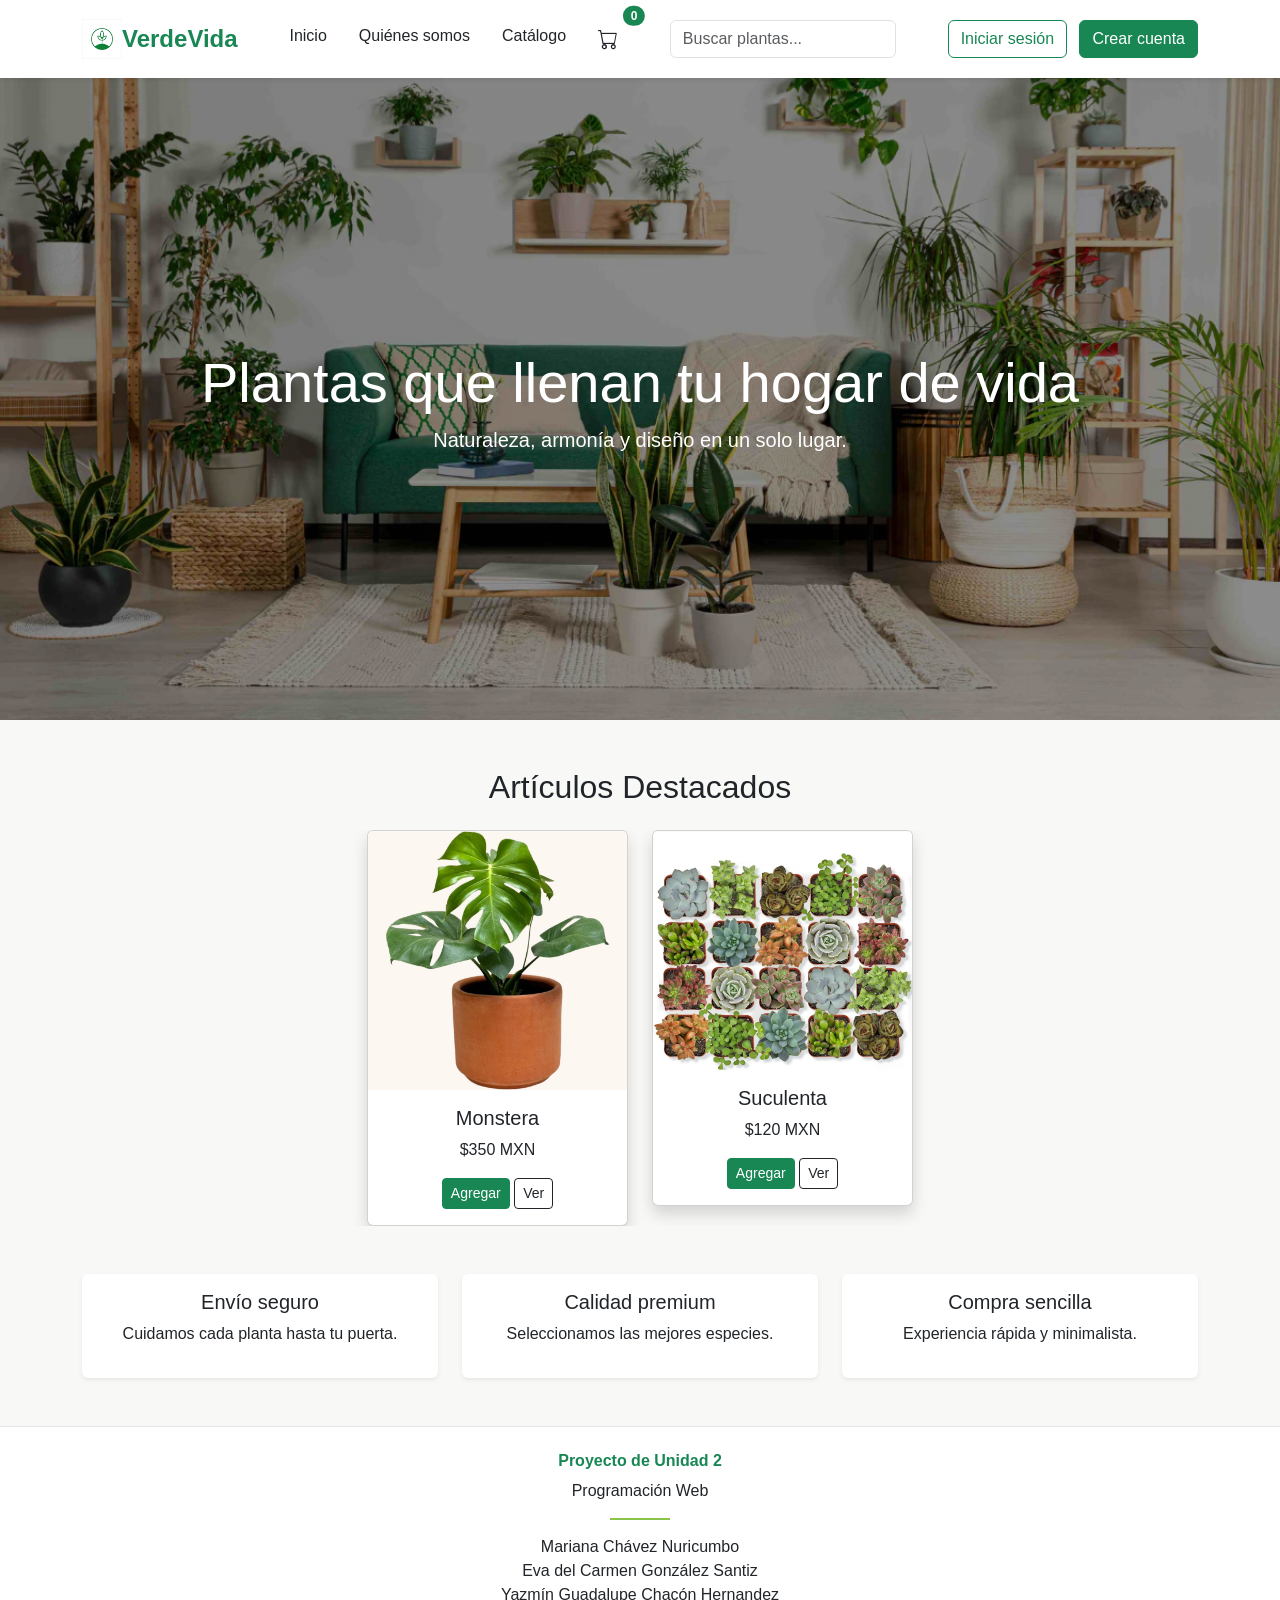
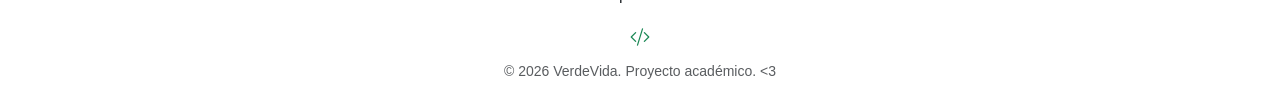
<file: index.html>
<!DOCTYPE html>
<html lang="es">
<head>
    <meta charset="UTF-8">
    <title>VerdeVida - Plantas que transforman espacios</title>
    <meta name="viewport" content="width=device-width, initial-scale=1.0">

    <!-- Bootstrap -->
    <link href="https://cdn.jsdelivr.net/npm/bootstrap@5.3.3/dist/css/bootstrap.min.css" rel="stylesheet">

    <!-- Bootstrap Icons -->
    <link rel="stylesheet" href="https://cdn.jsdelivr.net/npm/bootstrap-icons@1.11.3/font/bootstrap-icons.css">

    <!-- CSS -->
    <link rel="stylesheet" href="assets/styles.css">
</head>

<body>

<header class="p-3 bg-white shadow-sm fixed-top">
  <div class="container">
    <div class="d-flex flex-wrap align-items-center justify-content-center justify-content-lg-between">

      <!-- Logo -->
      <a href="index.html" class="d-flex align-items-center mb-2 mb-lg-0 text-decoration-none">
         <img src="imagenes/logo.png" alt="Logo VerdeVida" width="40" height="40"> <!--este es opcional, se puede quedar solo con el nombre de la tienda-->
         <span class="fs-4 fw-semibold text-success"> VerdeVida</span> 
       
      </a>

      <!-- Menu UL LI -->
      <nav>
        <ul class="nav col-12 col-lg-auto mb-2 justify-content-center mb-md-0">
          <li><a href="index.html" class="nav-link px-3 text-dark">Inicio</a></li>
          <li><a href="quienes.html" class="nav-link px-3 text-dark">Quiénes somos</a></li>
          <li><a href="catalogo.html" class="nav-link px-3 text-dark">Catálogo</a></li>
          <li class="nav-item">
  <a class="nav-link text-dark position-relative" href="carrito.html">
    <i id="iconoCarrito" class="bi bi-cart fs-5"></i>
    <span id="contadorCarrito"
          class="position-absolute top-0 start-100 translate-middle badge rounded-pill bg-success">
      0
    </span>
  </a>
</li>
        </ul>
      </nav>

      <!-- Buscador -->
      <form action="busqueda.html" method="get" class="col-12 col-lg-auto mb-3 mb-lg-0 me-lg-3" role="search">
        <input type="search"
               name="q" 
               class="form-control" 
               placeholder="Buscar plantas..." 
               aria-label="Search"
               required>
      </form>

      <!-- Botones -->
      <div class="text-end">
        <a href="registro.html" class="btn btn-outline-success me-2">Iniciar sesión</a>
        <a href="registro.html" class="btn btn-success">Crear cuenta</a>
      </div>

    </div>
</header>


<main>

<section id="hero" class="d-flex align-items-center text-center">
    <div class="container">
        <h1 class="display-4 fw-light">Plantas que llenan tu hogar de vida</h1>
        <p class="lead">Naturaleza, armonía y diseño en un solo lugar.</p>
        <p id="mensaje" class="fw-semibold text-success"></p>
    </div>
</section>

<section class="container my-5">
  <h2 class="text-center mb-4">Artículos Destacados</h2>

  <div id="carouselProductos" class="carousel slide" data-bs-ride="carousel" data-bs-interval="3500">
    <div class="carousel-inner">

      <!-- Slide 1 -->
      <div class="carousel-item active">
        <div class="row justify-content-center">

          <div class="col-md-3">
            <div class="card shadow">
              <img src="imagenes/monstera.webp" class="card-img-top">
              <div class="card-body text-center">
                <h5>Monstera</h5>
                <p>$350 MXN</p>
                <button class="btn btn-success btn-sm agregar-carrito">Agregar</button>
                <button class="btn btn-outline-dark btn-sm">Ver</button>
              </div>
            </div>
          </div>

          <div class="col-md-3">
            <div class="card shadow">
              <img src="imagenes/suculenta.webp" class="card-img-top">
              <div class="card-body text-center">
                <h5>Suculenta</h5>
                <p>$120 MXN</p>
                <button class="btn btn-success btn-sm agregar-carrito">Agregar</button>
                <button class="btn btn-outline-dark btn-sm">Ver</button>
              </div>
            </div>
          </div>

        </div>
      </div>

      <!-- Slide 2 -->
      <div class="carousel-item">
        <div class="row justify-content-center">

          <div class="col-md-3">
            <div class="card shadow">
              <img src="imagenes/maceta.jpg" class="card-img-top">
              <div class="card-body text-center">
                <h5>Maceta Decorativa</h5>
                <p>$220 MXN</p>
                <button class="btn btn-success btn-sm agregar-carrito">Agregar</button>
                <button class="btn btn-outline-dark btn-sm">Ver</button>
              </div>
            </div>
          </div>

          <div class="col-md-3">
            <div class="card shadow">
              <img src="imagenes/kit.jpg" class="card-img-top">
              <div class="card-body text-center">
                <h5>Kit Jardinería</h5>
                <p>$480 MXN</p>
                <button class="btn btn-success btn-sm agregar-carrito">Agregar</button>
                <button class="btn btn-outline-dark btn-sm">Ver</button>
              </div>
            </div>
          </div>

        </div>
      </div>

    </div>
  </div>
</section>

<section class="container my-5">
    <div class="row text-center">

        <div class="col-md-4">
            <div class="card border-0 shadow-sm p-3">
                <h5>Envío seguro</h5>
                <p>Cuidamos cada planta hasta tu puerta.</p>
            </div>
        </div>

        <div class="col-md-4">
            <div class="card border-0 shadow-sm p-3">
                <h5>Calidad premium</h5>
                <p>Seleccionamos las mejores especies.</p>
            </div>
        </div>

        <div class="col-md-4">
            <div class="card border-0 shadow-sm p-3">
                <h5>Compra sencilla</h5>
                <p>Experiencia rápida y minimalista.</p>
            </div>
        </div>

    </div>
</section>

</main>
    <!-- Terminos: si no acepta no puede continuar :)-->
<div class="modal fade" id="modalTerminos" data-bs-backdrop="static" data-bs-keyboard="false" tabindex="-1">
  <div class="modal-dialog modal-dialog-centered">
    <div class="modal-content">

      <div class="modal-header">
        <h5 class="modal-title">Términos y condiciones</h5>
      </div>

      <div class="modal-body">
        <p>
          Bienvenid@ a nuestra pagina, para continuar navegando en VerdeVida debes aceptar
          nuestros términos y condiciones.
        </p>

        <div class="form-check">
          <input class="form-check-input" type="checkbox" id="aceptarTerminos">
          <label class="form-check-label">
            Acepto los términos y condiciones
          </label>
        </div>
      </div>

      <div class="modal-footer">
        <button id="btnAceptar" class="btn btn-success" disabled>
          Aceptar
        </button>
      </div>

    </div>
  </div>
</div>

<script src="https://cdn.jsdelivr.net/npm/bootstrap@5.3.3/dist/js/bootstrap.bundle.min.js"></script>
<script src="assets/script.js"></script>
</body>
    <footer class="footer-index mt-5">
  <div class="container text-center py-4">

    <h6 class="fw-semibold text-success">Proyecto de Unidad 2</h6>
    <p class="mb-1">Programación Web</p>

    <hr class="footer-line">

    <p class="mb-1 fw-light">
      Mariana Chávez Nuricumbo <br>
      Eva del Carmen González Santiz <br>
      Yazmín Guadalupe Chacón Hernandez
    </p>

    <div class="mt-3">
      <i class="bi bi-code-slash fs-5 text-success"></i>
    </div>

    <p class="small mt-2 mb-0 text-muted">
      © 2026 VerdeVida. Proyecto académico. <3
    </p>

  </div>
</footer>
</html>
</file>
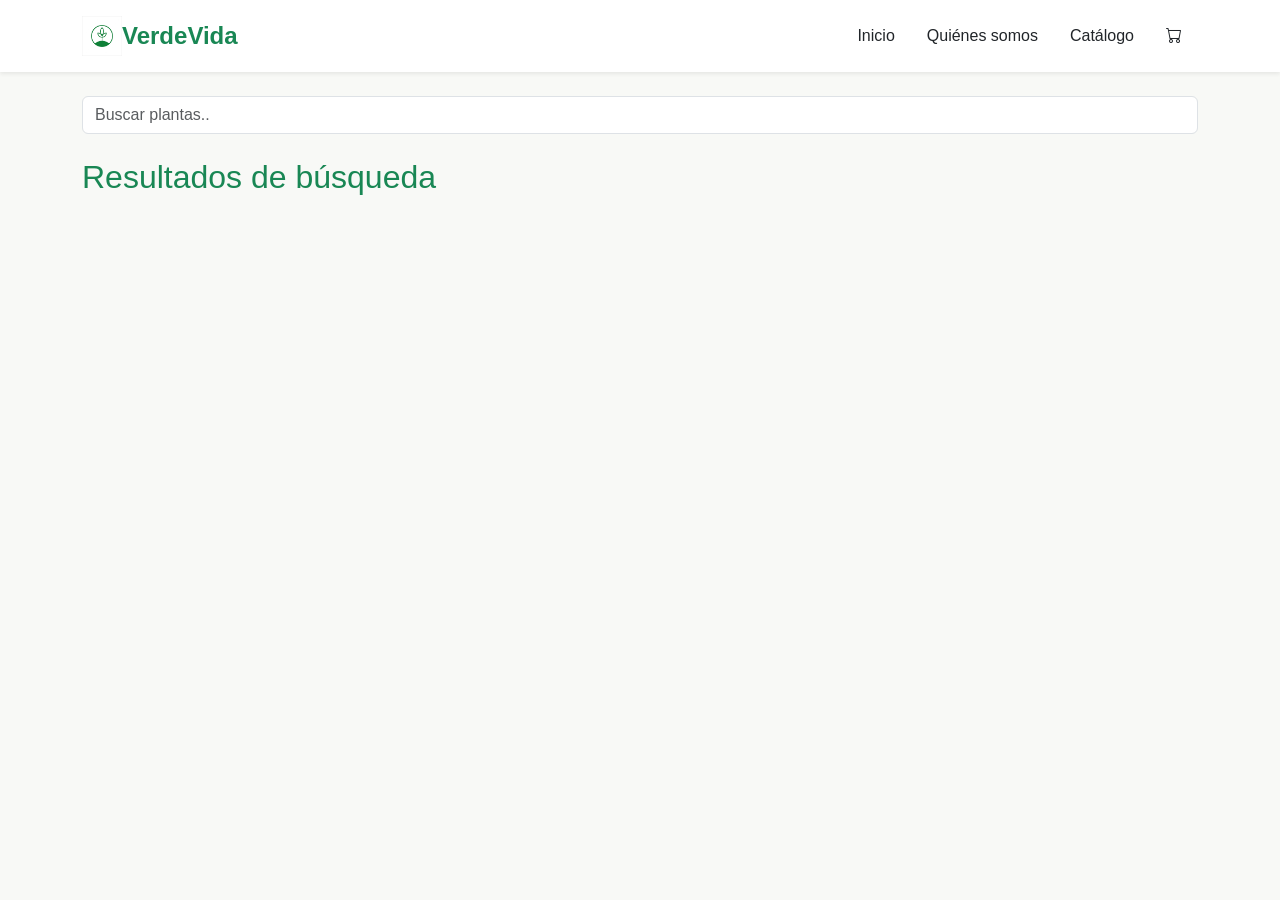
<file: busqueda.html>
<!DOCTYPE html>
<html lang="en">
<head>
    <meta charset="UTF-8">
    <meta name="viewport" content="width=device-width, initial-scale=1.0">
    <!-- Bootstrap -->
    <link href="https://cdn.jsdelivr.net/npm/bootstrap@5.3.3/dist/css/bootstrap.min.css" rel="stylesheet">

    <!-- Bootstrap Icons -->
    <link rel="stylesheet" href="https://cdn.jsdelivr.net/npm/bootstrap-icons@1.11.3/font/bootstrap-icons.css">

    <!-- CSS -->
    <link rel="stylesheet" href="assets/styles.css">

    <title>Busqueda</title>
</head>
<body>
<!-- HEADER -->
 <header class="p-3 bg-white shadow-sm fixed-top">
  <div class="container">
    <div class="d-flex flex-wrap align-items-center justify-content-center justify-content-lg-between">

      <!-- Logo -->
      <a href="index.html" class="d-flex align-items-center mb-2 mb-lg-0 text-decoration-none">
         <img src="imagenes/logo.png" alt="Logo VerdeVida" width="40" height="40"> <!--este es opcional, se puede quedar solo con el nombre de la tienda-->
         <span class="fs-4 fw-semibold text-success"> VerdeVida</span> 
       
      </a>
      <!-- Menu UL LI -->
      <nav>
        <ul class="nav col-12 col-lg-auto mb-2 justify-content-center mb-md-0">
          <li><a href="index.html" class="nav-link px-3 text-dark">Inicio</a></li>
          <li><a href="quienes.html" class="nav-link px-3 text-dark">Quiénes somos</a></li>
          <li><a href="catalogo.html" class="nav-link px-3 text-dark">Catálogo</a></li>
          <li class="nav-item"> <a class="nav-link text-dark" href="carrito.html"> <i class="bi bi-cart "></i> </a></li>
        </ul>
      </nav>
    </div>
  </div>
</header>

<main>
    <!-- INPUT DE BUSQUEDA -->
     <div class="container mt-5 pt-5">
        <form action="busqueda.html" method="get" class="mb-4"> 
            <input type="search"
            id="inputBusqueda"
            name="q"
            class="form-control"
            placeholder="Buscar plantas.."
            required>
        </form>

        <h2 id="tituloBusqueda" class="mb-4 text-success">
            Resultados de búsqueda
        </h2>
        <div id="resultados" class="row g-4">

        </div>
    </div>
</main>
<script src="assets/script.js"></script>
</body>
</html>
</file>
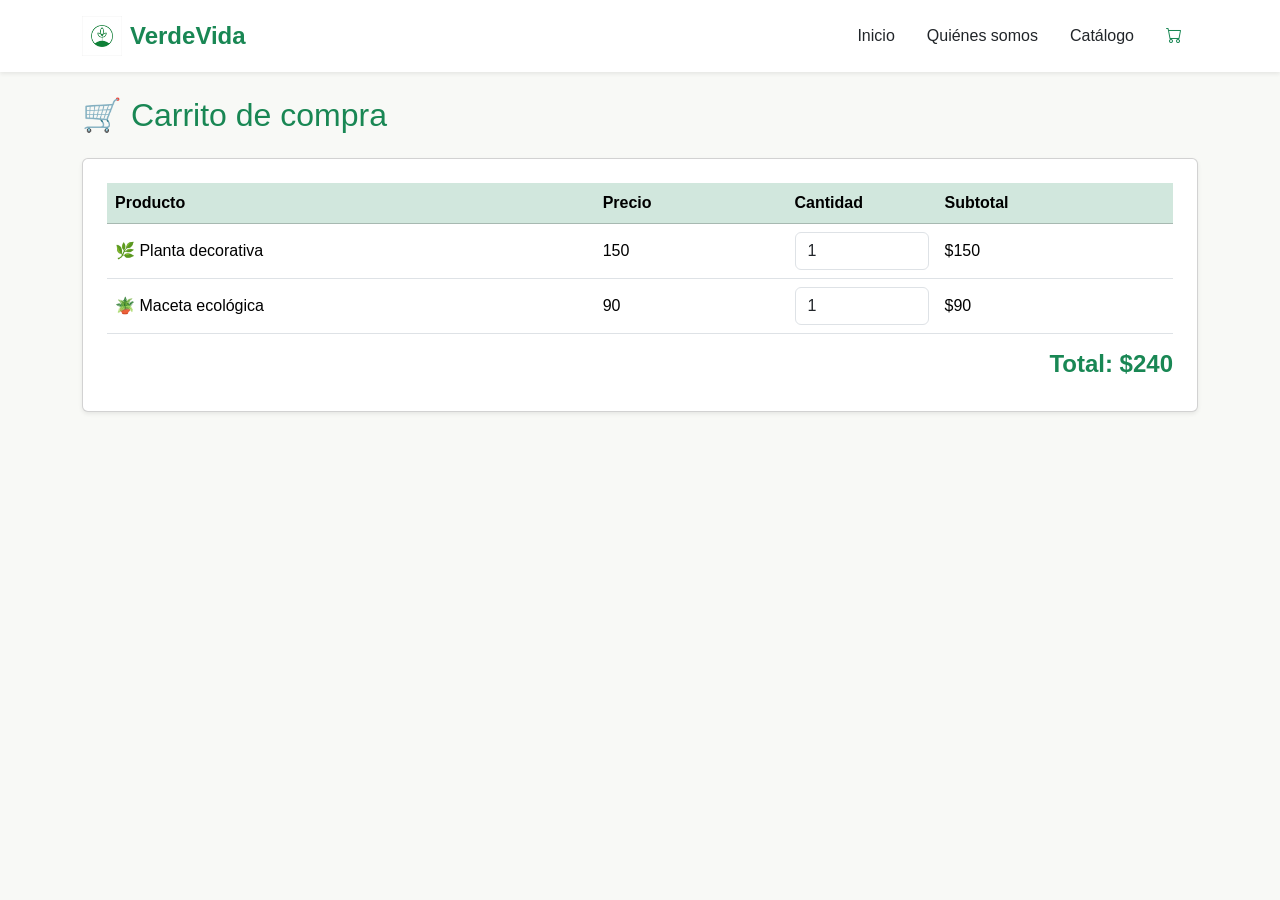
<file: Carrito.html>
<!DOCTYPE html>
<html lang="es">
<head>
    <meta charset="UTF-8">
    <meta name="viewport" content="width=device-width, initial-scale=1.0">

    <!-- Bootstrap -->
    <link href="https://cdn.jsdelivr.net/npm/bootstrap@5.3.3/dist/css/bootstrap.min.css" rel="stylesheet">

    <!-- Bootstrap Icons -->
    <link rel="stylesheet" href="https://cdn.jsdelivr.net/npm/bootstrap-icons@1.11.3/font/bootstrap-icons.css">

    <!-- CSS -->
    <link rel="stylesheet" href="assets/styles.css">

    <title>Carrito de compra</title>
</head>

<body>

<!-- HEADER -->
<header class="p-3 bg-white shadow-sm fixed-top">
  <div class="container">
    <div class="d-flex flex-wrap align-items-center justify-content-between">

      <!-- Logo -->
      <a href="index.html" class="d-flex align-items-center text-decoration-none">
        <img src="imagenes/logo.png" alt="Logo VerdeVida" width="40" height="40">
        <span class="fs-4 fw-semibold text-success ms-2">VerdeVida</span>
      </a>

      <!-- MENÚ -->
      <nav>
        <ul class="nav">
          <li><a href="index.html" class="nav-link text-dark">Inicio</a></li>
          <li><a href="quienes.html" class="nav-link text-dark">Quiénes somos</a></li>
          <li><a href="catalogo.html" class="nav-link text-dark">Catálogo</a></li>
          <li>
            <a class="nav-link text-success fw-bold" href="carrito.html">
              <i class="bi bi-cart"></i>
            </a>
          </li>
        </ul>
      </nav>

    </div>
  </div>
</header>


<!-- CONTENIDO -->
<main class="container mt-5 pt-5">

    <h2 class="text-success mb-4">🛒 Carrito de compra</h2>

    <div class="card shadow-sm p-4">

        <table id="tabla-carrito" class="table align-middle">
            <thead class="table-success">
                <tr>
                    <th>Producto</th>
                    <th>Precio</th>
                    <th style="width:150px;">Cantidad</th>
                    <th>Subtotal</th>
                </tr>
            </thead>

            <tbody>
                <tr>
                    <td>🌿 Planta decorativa</td>
                    <td class="precio">150</td>
                    <td>
                        <input type="number"
                               class="cantidad form-control"
                               value="1"
                               min="1">
                    </td>
                    <td>$<span class="subtotal">150</span></td>
                </tr>

                <tr>
                    <td>🪴 Maceta ecológica</td>
                    <td class="precio">90</td>
                    <td>
                        <input type="number"
                               class="cantidad form-control"
                               value="1"
                               min="1">
                    </td>
                    <td>$<span class="subtotal">90</span></td>
                </tr>
            </tbody>
        </table>

        <!-- TOTAL -->
        <div class="text-end">
            <h4 class="fw-bold text-success">
                Total: $<span id="total">240</span>
            </h4>
        </div>

    </div>

</main>


<!-- SCRIPT -->
<script src="assets/script.js"></script>

</body>
</html>
</file>
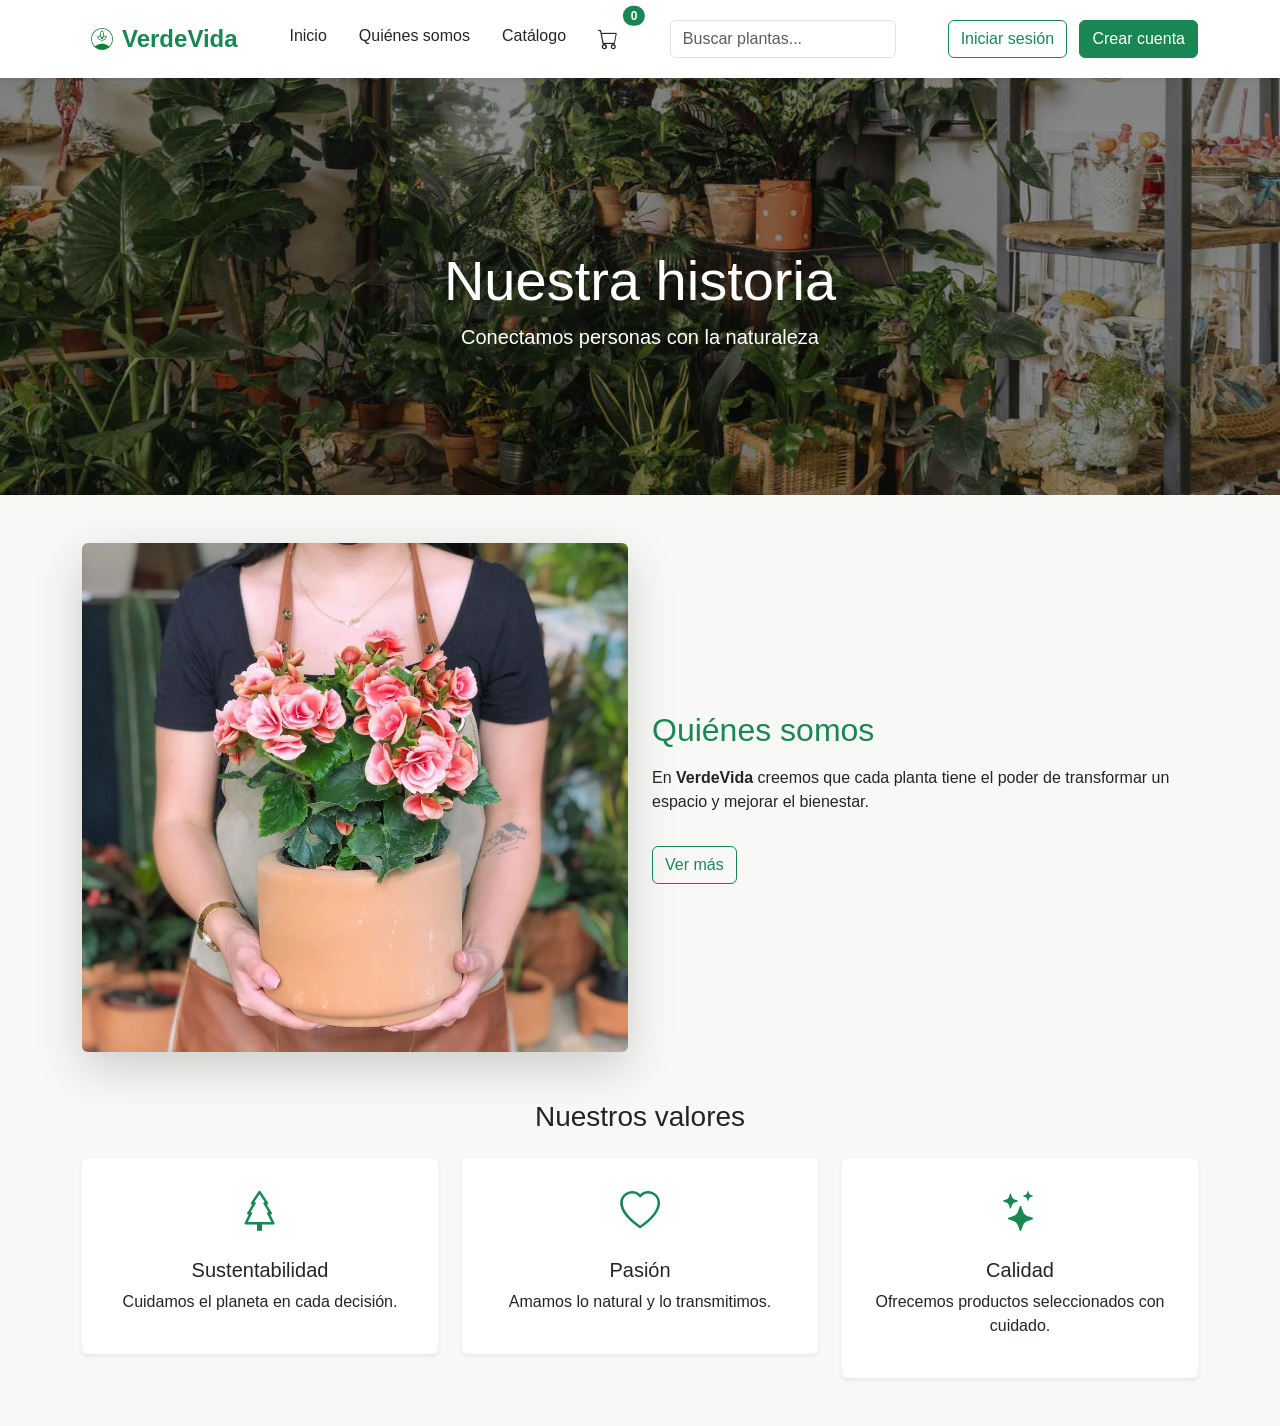
<file: quienes.html>
<!DOCTYPE html>
<html lang="es">
<head>
    <meta charset="UTF-8">
    <title>VerdeVida - quienes sonos</title>
    <meta name="viewport" content="width=device-width, initial-scale=1.0">

    <!-- Bootstrap -->
    <link href="https://cdn.jsdelivr.net/npm/bootstrap@5.3.3/dist/css/bootstrap.min.css" rel="stylesheet">

    <!-- Bootstrap Icons -->
    <link rel="stylesheet" href="https://cdn.jsdelivr.net/npm/bootstrap-icons@1.11.3/font/bootstrap-icons.css">

    <!-- CSS -->
    <link rel="stylesheet" href="assets/styles.css">
   
</head>

<body>
<header class="p-3 bg-white shadow-sm fixed-top">
  <div class="container">
    <div class="d-flex flex-wrap align-items-center justify-content-center justify-content-lg-between">

      <!-- Logo -->
      <a href="index.html" class="d-flex align-items-center mb-2 mb-lg-0 text-decoration-none">
         <img src="imagenes/logo.png" alt="Logo VerdeVida" width="40" height="40"> <!--este es opcional, se puede quedar solo con el nombre de la tienda-->
         <span class="fs-4 fw-semibold text-success"> VerdeVida</span> 
       
      </a>

      <!-- Menu UL LI -->
      <nav>
        <ul class="nav col-12 col-lg-auto mb-2 justify-content-center mb-md-0">
          <li><a href="index.html" class="nav-link px-3 text-dark">Inicio</a></li>
          <li><a href="quienes.html" class="nav-link px-3 text-dark">Quiénes somos</a></li>
          <li><a href="catalogo.html" class="nav-link px-3 text-dark">Catálogo</a></li>
           <li class="nav-item">
  <a class="nav-link text-dark position-relative" href="carrito.html">
    <i id="iconoCarrito" class="bi bi-cart fs-5"></i>
    <span id="contadorCarrito"
          class="position-absolute top-0 start-100 translate-middle badge rounded-pill bg-success">
      0
    </span>
  </a>
</li>
        </ul>
      </nav>

      <!-- Buscador -->
      <form class="col-12 col-lg-auto mb-3 mb-lg-0 me-lg-3" role="search">
        <input type="search" 
               class="form-control" 
               placeholder="Buscar plantas..." 
               aria-label="Search">
      </form>

      <!-- Botones -->
      <div class="text-end">
        <a href="registro.html" class="btn btn-outline-success me-2">Iniciar sesión</a>
        <a href="registro.html" class="btn btn-success">Crear cuenta</a>
      </div>
    </div>

    </div>
</header>

<main>

<!-- Hero sección (primer apartado)-->
<section class="hero-secundario d-flex align-items-center text-center">
  <div class="container">
    <h1 class="display-4 fw-light">Nuestra historia</h1>
    <p class="lead">Conectamos personas con la naturaleza</p>
  </div>
</section>


<!-- Sección principal -->
<section class="container my-5">
  <div class="row align-items-center">

    <!-- Imagen -->
    <div class="col-lg-6 mb-4 mb-lg-0">
      <img src="imagenes/nosotros.webp" 
           class="img-fluid rounded shadow-lg"
           alt="Equipo VerdeVida">
    </div>

    <!-- Texto -->
    <div class="col-lg-6">
      <h2 class="text-success mb-3">Quiénes somos</h2>

      <p>
        En <strong>VerdeVida</strong> creemos que cada planta tiene el poder
        de transformar un espacio y mejorar el bienestar.
      </p>

      <div id="extra-info" class="oculto">
        <p>
          Nuestro proyecto nació con la idea de crear una tienda moderna,
          minimalista y sostenible. Seleccionamos cuidadosamente cada especie
          para garantizar calidad y frescura.
        </p>

        <p>
          Trabajamos con productores locales y promovemos prácticas
          responsables con el medio ambiente.
        </p>
      </div>

      <button id="btn-ver-mas" class="btn btn-outline-success mt-3">
        Ver más
      </button>
    </div>

  </div>
</section>


<!-- Valores -->
<section class="container my-5 text-center">
  <h3 class="mb-4">Nuestros valores</h3>

  <div class="row">

    <div class="col-md-4">
      <div class="card border-0 shadow-sm p-4 valor-card">
        <i class="bi bi-tree fs-1 text-success mb-3"></i>
        <h5>Sustentabilidad</h5>
        <p>Cuidamos el planeta en cada decisión.</p>
      </div>
    </div>

    <div class="col-md-4">
      <div class="card border-0 shadow-sm p-4 valor-card">
        <i class="bi bi-heart fs-1 text-success mb-3"></i>
        <h5>Pasión</h5>
        <p>Amamos lo natural y lo transmitimos.</p>
      </div>
    </div>

    <div class="col-md-4">
      <div class="card border-0 shadow-sm p-4 valor-card">
        <i class="bi bi-stars fs-1 text-success mb-3"></i>
        <h5>Calidad</h5>
        <p>Ofrecemos productos seleccionados con cuidado.</p>
      </div>
    </div>

  </div>
</section>

</main>

<script src="https://cdn.jsdelivr.net/npm/bootstrap@5.3.3/dist/js/bootstrap.bundle.min.js"></script>
<script src="assets/script.js"></script>
</body>
</file>
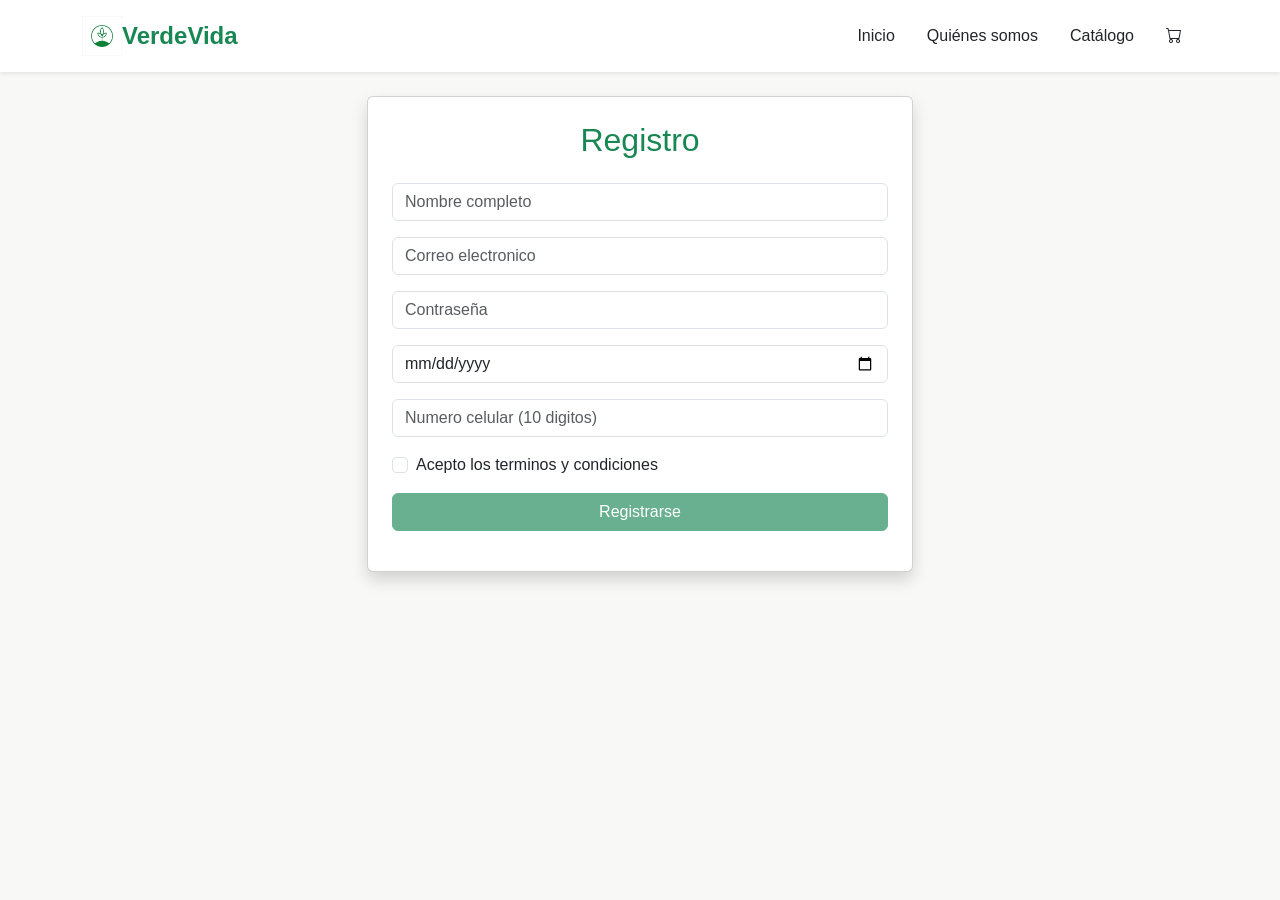
<file: registro.html>
<!DOCTYPE html>
<html lang="es">
<head>
    <meta charset="UTF-8">
    <meta name="viewport" content="width=device-width, initial-scale=1.0">

    <!-- Bootstrap -->
    <link href="https://cdn.jsdelivr.net/npm/bootstrap@5.3.3/dist/css/bootstrap.min.css" rel="stylesheet">

    <!-- Bootstrap Icons -->
    <link rel="stylesheet" href="https://cdn.jsdelivr.net/npm/bootstrap-icons@1.11.3/font/bootstrap-icons.css">

    <!-- CSS -->
    <link rel="stylesheet" href="assets/styles.css">

    <title>Registro</title>
</head>
<body>
<!-- HEADER -->
<header class="p-3 bg-white shadow-sm fixed-top">
  <div class="container">
    <div class="d-flex flex-wrap align-items-center justify-content-center justify-content-lg-between">

      <!-- Logo -->
      <a href="index.html" class="d-flex align-items-center mb-2 mb-lg-0 text-decoration-none">
         <img src="imagenes/logo.png" alt="Logo VerdeVida" width="40" height="40"> <!--este es opcional, se puede quedar solo con el nombre de la tienda-->
         <span class="fs-4 fw-semibold text-success"> VerdeVida</span> 
       
      </a>
      <!-- Menu UL LI -->
      <nav>
        <ul class="nav col-12 col-lg-auto mb-2 justify-content-center mb-md-0">
          <li><a href="index.html" class="nav-link px-3 text-dark">Inicio</a></li>
          <li><a href="quienes.html" class="nav-link px-3 text-dark">Quiénes somos</a></li>
          <li><a href="catalogo.html" class="nav-link px-3 text-dark">Catálogo</a></li>
          <li class="nav-item"> <a class="nav-link text-dark" href="carrito.html"> <i class="bi bi-cart "></i> </a></li>
        </ul>
      </nav>
    </div>
  </div>
</header>

<main>
  <section class="container my-5 pt-5">
    <div class="row justify-content-center">
      <div class="col-md-6">
        <div class="card shadow p-4">
          <h2 class="text-center text-success mb-4">Registro</h2>

          <form id="registroForm">
            <div class="mb-3">
              <input type="text" class="form-control" id="nombre" placeholder="Nombre completo" required minlength="3" maxlength="50">
            </div>
            <div class="mb-3">
              <input type="email" class="form-control" id="email" placeholder="Correo electronico" required>
            </div>
            <div class="mb-3">
              <input type="password" class="form-control" id="contraseña" placeholder="Contraseña" required minlength="6" maxlength="20">
            </div>
            <div class="mb-3">
              <input type="date" class="form-control" id="fecha" required>
            </div>
            <div class="mb-3">
              <input type="tel" class="form-control" id="telefono" placeholder="Numero celular (10 digitos)" required pattern="[0-9]{10}">
            </div>
            <div class="form-check mb-3">
              <input class="form-check-input" type="checkbox" id="terminos">
              <label class="form-check-label">
                Acepto los terminos y condiciones
              </label>
            </div>
            <button type="submit" class="btn btn-success w-100" id="btnEnviar" disabled>
              Registrarse
            </button>
            <p class="text danger mt-3 text-center" id="mensajeError"></p>
          </form>
        </div>

      </div>
    </div>
  </section>
  <div class="modal fade" id="modalRegistro" tabindex="-1">
    <div class="modal-dialog modal-dialog-centered">
      <div class="modal-content text-center">
        <div class="modal-header bg-success text-white">
          <h5 class="modal-title">Registro Exitoso</h5>
        </div>
        <div class="modal-body">
          <p id="mensajeBienvenida"></p>
        </div>
        <div class="modal-footer">
          <a href="index.html" class="btn btn-success">Ir al inicio</a>
        </div>
      </div>
    </div>
  </div>
</main>
<script src="https://cdn.jsdelivr.net/npm/bootstrap@5.3.3/dist/js/bootstrap.bundle.min.js"></script>
<script src="assets/script.js"></script>
</body>
</html>
</file>
<file: assets/styles.css>
body {
    font-family: 'Segoe UI', sans-serif;
    background-color: #f8f9f6;
}

#hero {
    min-height: 80vh;
    display: flex;
    align-items: center;
    text-align: center;
    padding-top: 100px; 
    background: 
        linear-gradient(rgba(0,0,0,0.45), rgba(0,0,0,0.45)),
        url('../imagenes/plantas-banner.webp') center/cover no-repeat;
    color: white;
}

#hero h1 {
    opacity: 0;
    animation: fadeUp 1.5s ease forwards;
}

#hero p {
    opacity: 0;
    animation: fadeUp 2s ease forwards;
}

@keyframes fadeUp {
    from {
        transform: translateY(30px);
        opacity: 0;
    }
    to {
        transform: translateY(0);
        opacity: 1;
    }
}


/* Hero 2*/
.hero-secundario {
    min-height: 55vh;
    display: flex;
    align-items: center;
    text-align: center;
    padding-top: 120px; 
    background:
        linear-gradient(rgba(0,0,0,0.45), rgba(0,0,0,0.45)),
        url('../imagenes/historia.jpg') center/cover no-repeat;

    color: white;
}

.hero-secundario h1,
.hero-secundario p {
    opacity: 0;
    animation: fadeUp 1.5s ease forwards;
}

/* Animación suave para mostrar texto */
.oculto {
    display: none;
    transition: all 0.4s ease-in-out;
}

/* Hover tarjetas */
.valor-card {
    transition: transform 0.3s ease, box-shadow 0.3s ease;
}

.valor-card:hover {
    transform: translateY(-8px);
    box-shadow: 0 10px 25px rgba(0,0,0,0.1);
}

/* Animación carrito */
@keyframes shake {
  0% { transform: translateX(0); }
  25% { transform: translateX(-4px); }
  50% { transform: translateX(4px); }
  75% { transform: translateX(-4px); }
  100% { transform: translateX(0); }
}

.shake {
  animation: shake 0.4s ease;
}

/* footer*/
.footer-index {
    background-color: #ffffff;
    border-top: 1px solid #e5e5e5;
}

.footer-line {
    width: 60px;
    margin: 15px auto;
    border-top: 2px solid #8BC34A;
    opacity: 1;
}

.footer-index p {
    margin-bottom: 5px;
}
</file>
